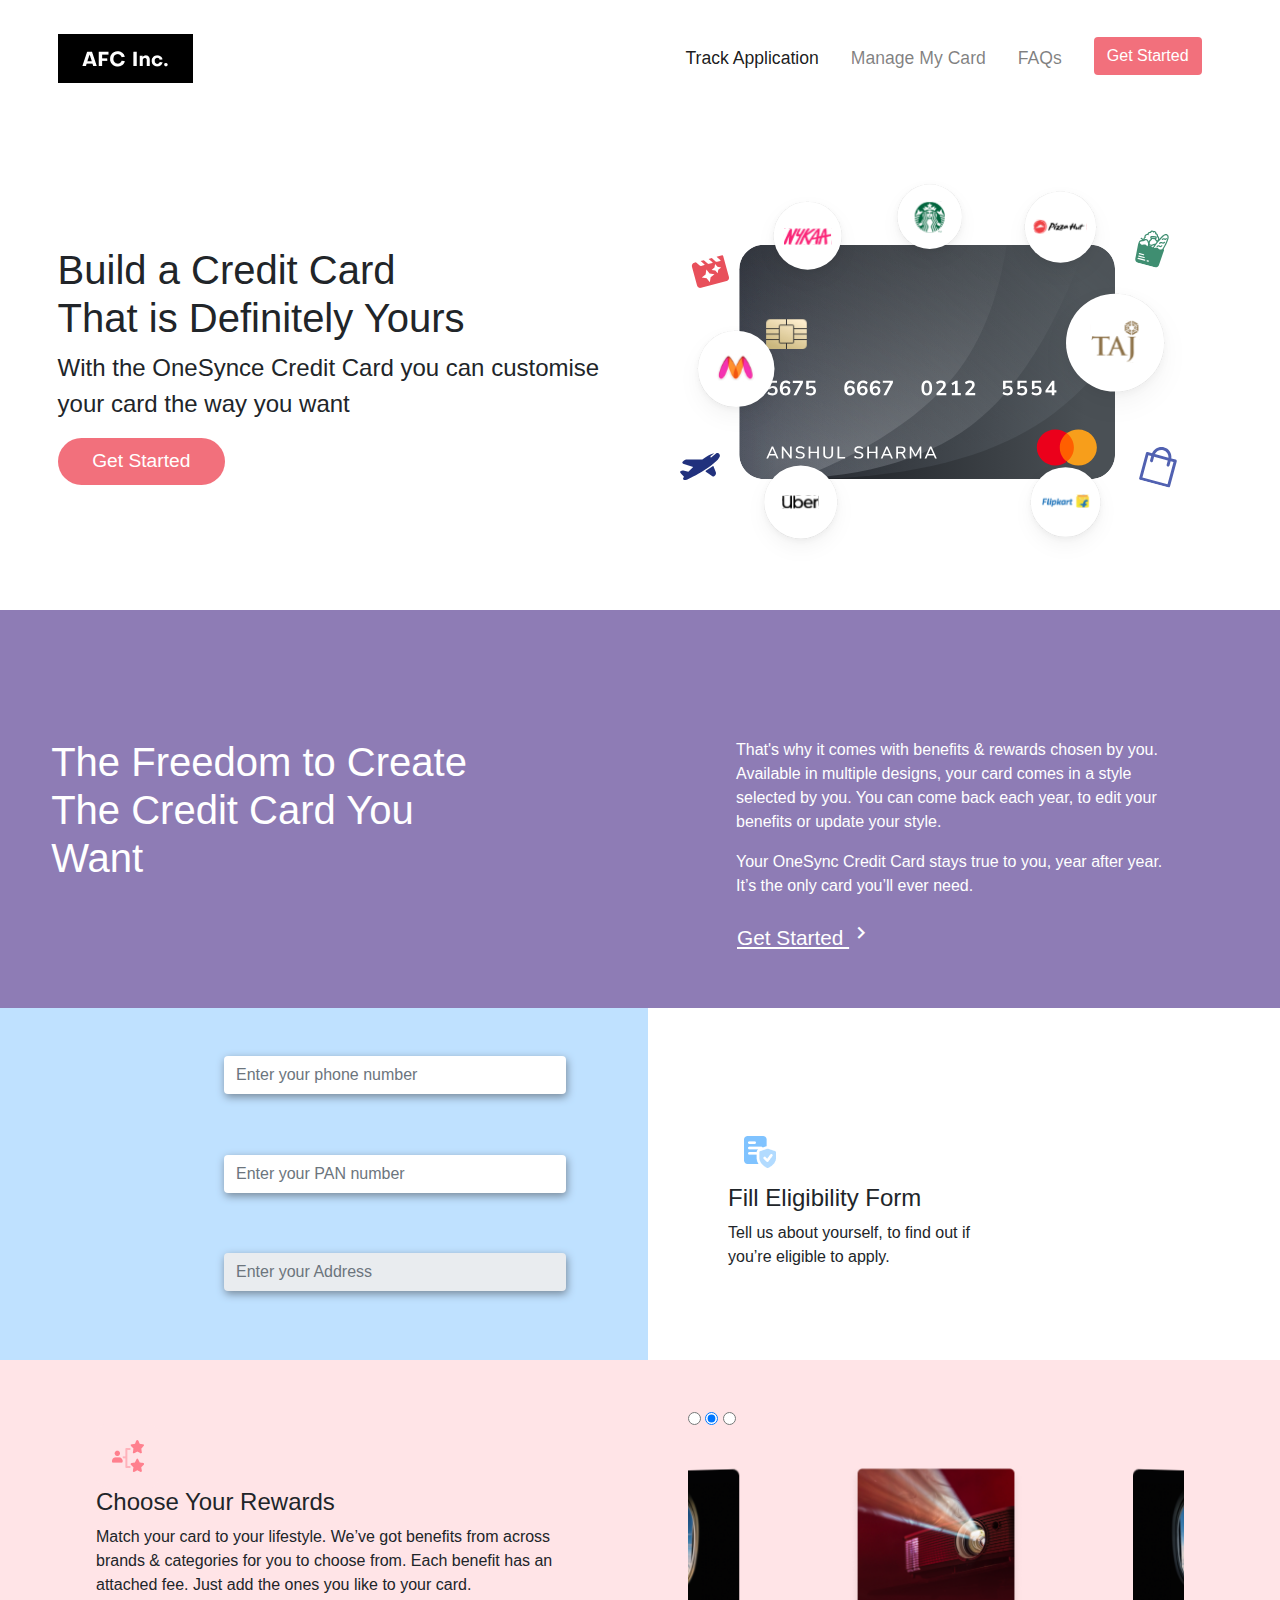
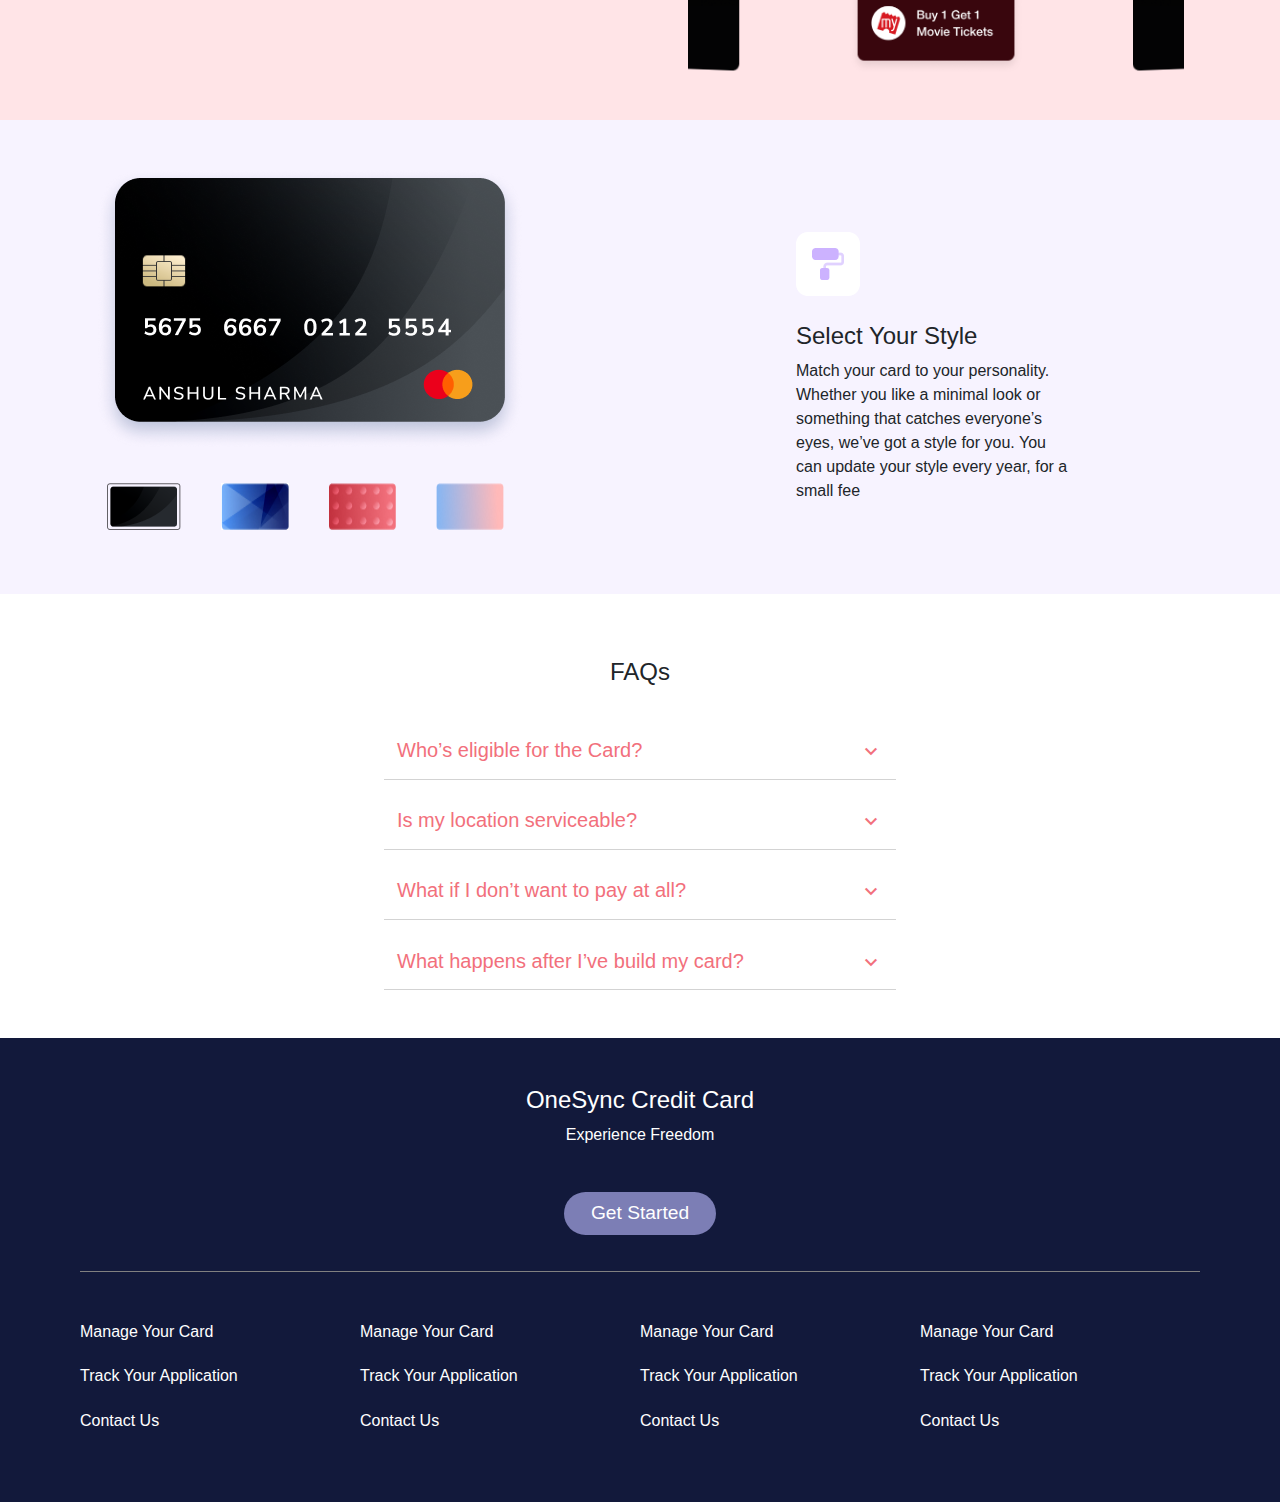
<file: Credit.html>
<!DOCTYPE html>
<html lang="en">
  <head>
    <meta charset="UTF-8" />
    <meta http-equiv="X-UA-Compatible" content="IE=edge" />
    <meta name="viewport" content="width=device-width, initial-scale=1.0" />
    <link
      rel="stylesheet"
      href="https://stackpath.bootstrapcdn.com/bootstrap/4.4.1/css/bootstrap.min.css"
      integrity="sha384-Vkoo8x4CGsO3+Hhxv8T/Q5PaXtkKtu6ug5TOeNV6gBiFeWPGFN9MuhOf23Q9Ifjh"
      crossorigin="anonymous"
    />
    <link
      href="https://fonts.googleapis.com/icon?family=Material+Icons"
      rel="stylesheet"
    />

    <link rel="stylesheet" href="Credit.css" />
    <title>Credit-Card</title>
  </head>
  <body>
    <div class="page"> 
        <!--It contains Navbar and the white portion before purple box  -->
       <div class="main">
         <!-- Navbar -->
        <nav class="navbar navbar-expand-lg navbar-light">
          <a class="navbar-brand" href="#"><img class="logo" src="logo.png" /></a>
          <button
          class="navbar-toggler"
          data-toggle="collapse"
          data-target="#navbarSupportedContent"
          >
          <span class="navbar-toggler-icon"></span>
          </button>

            <div class="collapse navbar-collapse" id="navbarSupportedContent">
              <ul class="navbar-nav text-center ml-auto nav-section">
                <li class="nav-item active">
                  <a class="nav-link mr-3" href="#"
                    >Track Application <span class="sr-only">(current)</span></a
                  >
                </li>
                <li class="nav-item mr-3">
                <a class="nav-link" href="#">Manage My Card</a>
                </li>
                <li class="nav-item mr-4">
                  <a class="nav-link" href="#">FAQs</a>
                </li>
                <li class="nav-item">
                  <button class="btn navbar-btn">Get Started</button>
                </li>
              </ul>
            </div>
      </nav>
      <!-- Heading & poster below Navbar -->
        <div class="main-poster d-flex">
          <div class="main-heading ml-3">
            <h1>Build a Credit Card <br />That is Definitely Yours</h1>
            <p class="main-content">
              With the OneSynce Credit Card you can customise your card the way
              you want
            </p>
            <button class="btn get-started-btn">Get Started</button>
          </div>
            <div class="poster-img">
              <img src="gif.svg" height="90%" width="100%" />
            </div>
         </div>
   </div>
   <!-- Purple portion -->
    <div class="purpleDiv d-flex">
      <div class="headingPurple">
        <h1 class="heading-purple">
          The Freedom to Create The Credit Card You Want
        </h1>
      </div>
      <div class="contentPurple mb-5">
        <p class="content-purple1">
          That's why it comes with benefits & rewards chosen by you. Available
          in multiple designs, your card comes in a style selected by you. You
          can come back each year, to edit your benefits or update your style.
        </p>
        <p class="content-purple2">
          Your OneSync Credit Card stays true to you, year after year. It’s the
          only card you’ll ever need.
        </p>
        <button class="btn pl-0" style="color: white; font-size: 1.3rem">
          <u> Get Started </u>
          <span class="material-icons" style="align-items: center">
            keyboard_arrow_right
          </span>
        </button>
      </div>
      <!-- purple portion mobile content -->
      <div class="purple-mobile-content">
        <p class="content-purple-mobile1">
          Build your own Credit Card that fits in your day to day lifestyle.
          First, choose your rewards and then select your card design.
        </p>
        <p class="content-purple-mobile2">
          Check if the card is available in your city
        </p>
        <div class="purple-mobile-search d-flex">
          <div class="purple-inside-select">
            <select class="custom-select mb-5">
              <option selected>Select City</option>
              <option value="1">Delhi</option>
              <option value="2">Mumbai</option>
              <option value="3">Noida</option>
            </select>
          </div>
          <div class="purple-inside-btn">
            <button class="purple-mobile-btn btn px-3">GO</button>
          </div>
        </div>
      </div>
    </div>
    <!-- sky bule color form -->
    <div class="form-box d-flex">
      <div class="creat-credit-card-heading-mobile">
        Create your own credit card in three easy steps
      </div>
      <div class="formDetail">
        <form>
          <div class="form-group">
            <input
              type="phone"
              class="form-control"
              placeholder="Enter your phone number"
            />
          </div>
          <div class="form-group">
            <input
              type="text"
              class="form-control"
              placeholder="Enter your PAN number"
            />
          </div>
          <div class="form-group">
            <fieldset disabled>
              <input
                type="text"
                class="form-control"
                placeholder="Enter your Address"
              />
            </fieldset>
          </div>
        </form>
        <img src="Animation.png" width="100%" />
      </div>
      <div class="formHeading">
        <img src="insurance 1.png" />
        <h4>Fill Eligibility Form</h4>
        <p class="form-content-pc">
          Tell us about yourself, to find out if <br />you’re eligible to apply.
        </p>
        <!-- form portion for mobile -->
        <div class="form-mobile">
          <p class="form-content-mobile">
            Please fill an application form to make sure you’re eligible for the
            card. You can fill this later as well
          </p>
          <button class="btn pl-0" style="color: black; font-size: 1.3rem">
            <u> Get Started </u>
            <span class="material-icons" style="align-items: center">
              keyboard_arrow_right
            </span>
          </button>
        </div>
      </div>
    </div>
    <!-- pink portion -->
    <div class="pink-box d-flex">
      <div class="pink-text-area-pc">
        <img src="networking 1.png" />
        <h4>Choose Your Rewards</h4>
        <p class="pink-reward-content-pc">
          Match your card to your lifestyle. We’ve got benefits from across
          brands & categories for you to choose from. Each benefit has an
          attached fee. Just add the ones you like to your card.
        </p>
        <p class="pink-reward-content-mobile">
          Choose rewards from brands and categories that fit in with your
          personality. Your card’s annual fee will based on the rewards you
          select.
        </p>
        <button
          class="btn pink-reward-btn-mobile pl-0"
          style="color: black; font-size: 1.3rem"
        >
          <u> Get Started </u>
          <span class="material-icons" style="align-items: center">
            keyboard_arrow_right
          </span>
        </button>
      </div>
      <div class="pink-slider-pc">
        <input type="radio" name="position" />
        <input type="radio" name="position" checked />
        <input type="radio" name="position" />

        <main id="carousel">
         
          <div class="item"><img src="1st offer.png" width="100%" /></div>
          <div class="item">
            <img src="offer.png" width="100%" />
          </div>
          <div class="item"><img src="1st offer.png" width="100%" /></div>
        </main>
      </div>
    </div>
    <!-- Selecting the card portion -->
    <div class="select-card-box d-flex">
      <div class="select-card-pc">
        <div
          id="carouselExampleIndicators"
          class="carousel slide"
          data-ride="carousel"
        >
          <ol class="carousel-indicators ml-0">
            <img
              src="carousel1.png"
              data-target="#carouselExampleIndicators"
              data-slide-to="0"
              class="active"
            />
            <img
              src="carousel2..jpg"
              data-target="#carouselExampleIndicators"
              data-slide-to="1"
            />
            <img
              src="carousel3.png"
              data-target="#carouselExampleIndicators"
              data-slide-to="2"
            />
            <img
              src="carousel4.png"
              data-target="#carouselExampleIndicators"
              data-slide-to="3"
            />
          </ol>
          <div class="carousel-inner">
            <div class="carousel-item card-carousel active">
              <img src="main.png" />
            </div>
            <div class="carousel-item card-carousel">
              <img src="main.png" alt="Second slide" />
            </div>
            <div class="carousel-item card-carousel">
              <img src="main.png" alt="Third slide" />
            </div>
            <div class="carousel-item card-carousel">
              <img src="main.png" alt="Fourth slide" />
            </div>
          </div>
        </div>
      </div>
      <div class="select-card-text-area-pc">
        <img src="paint-roller 1.png" />
        <h4>Select Your Style</h4>
        <p class="select-card-content-pc">
          Match your card to your personality. Whether you like a minimal look
          or something that catches everyone’s eyes, we’ve got a style for you.
          You can update your style every year, for a small fee
        </p>
        <p class="select-card-content-mobile">
          Whether you like a minimal look or something that catches everyone’s
          eyes. We have a Card design for you
        </p>
        <button
          class="btn select-card-btn-mobile pl-0"
          style="color: black; font-size: 1.3rem"
        >
          <u> Get Started </u>
          <span class="material-icons" style="align-items: center">
            keyboard_arrow_right
          </span>
        </button>
      </div>
    </div>
    <!-- Div which only appears on mobile device -->
    <div class="div-only-mobile">
      <div class="purpleDiv d-flex">
        <div class="headingPurple">
          <h1 class="heading-purple">
            Why the OneSync Card is the Best Choice for you?
          </h1>
        </div>
        <div class="contentPurple mb-5">
       
        </div>
        <div class="purple-mobile-content">
          <p class="content-purple-mobile1">
            You can create a Credit Card that fits all your needs on your own. Gone
            are the days when you had choose from premade credit cards with features
            that you did not need.
          </p>
          <p class="content-purple-mobile1">
            With the OneSync card you can save on all the things that you love to do
            with a unique personal touch
            
          </p>
          <button
          class="btn pink-reward-btn-mobile pl-0"
          style="color: white; font-size: 1.6rem"
        >
          <u> Get Started </u>
          <span class="material-icons" style="align-items: center">
            keyboard_arrow_right
          </span>
        </button>

          </div>
        </div>
      </div>
      
    </div>
    <!-- FAQs Section -->
    <div class="FAQs">
      <h4 class="FAQs-heading">FAQs</h4>
      <div class="FAQs-dropdown-list">
        <div class="FAQs-subHeading">
          <button
            class="navbar-toggler"
            data-toggle="collapse"
            data-target="#FAQsContent1"
          >
            Who’s eligible for the Card?
            <span class="material-icons" style="float: right">
              keyboard_arrow_down
            </span>
          </button>
          <p class="collapse navbar-collapse" id="FAQsContent1">
            If you’re between 23-60 years of age, have a monthly income of
            ₹25,000 or more, and have never defaulted on a credit card or loan
            payment, we’d encourage you to apply. However, your application will
            be declined if your location isn’t serviceable or if your credit
            score is low.
          </p>
        </div>
        <div class="FAQs-subHeading">
          <button
            class="navbar-toggler"
            data-toggle="collapse"
            data-target="#FAQsContent2"
          >
            Is my location serviceable?
            <span class="material-icons" style="float: right">
              keyboard_arrow_down
            </span>
          </button>
          <p class="collapse navbar-collapse" id="FAQsContent2">
            If you’re between 23-60 years of age, have a monthly income of
            ₹25,000 or more, and have never defaulted on a credit card or loan
            payment, we’d encourage you to apply. However, your application will
            be declined if your location isn’t serviceable or if your credit
            score is low.
          </p>
        </div>
        <div class="FAQs-subHeading">
          <button
            class="navbar-toggler"
            data-toggle="collapse"
            data-target="#FAQsContent3"
          >
            What if I don’t want to pay at all?
            <span class="material-icons" style="float: right">
              keyboard_arrow_down
            </span>
          </button>
          <p class="collapse navbar-collapse" id="FAQsContent3">
            If you’re between 23-60 years of age, have a monthly income of
            ₹25,000 or more, and have never defaulted on a credit card or loan
            payment, we’d encourage you to apply. However, your application will
            be declined if your location isn’t serviceable or if your credit
            score is low.
          </p>
        </div>
        <div class="FAQs-subHeading">
          <button
            class="navbar-toggler"
            data-toggle="collapse"
            data-target="#FAQsContent4"
          >
            What happens after I’ve build my card?
            <span class="material-icons" style="float: right">
              keyboard_arrow_down
            </span>
          </button>
          <p class="collapse navbar-collapse" id="FAQsContent4">
            If you’re between 23-60 years of age, have a monthly income of
            ₹25,000 or more, and have never defaulted on a credit card or loan
            payment, we’d encourage you to apply. However, your application will
            be declined if your location isn’t serviceable or if your credit
            score is low.
          </p>
        </div>
      </div>
    </div>
    <!-- Footer Section -->
    <div class="footer">
      <div class="upper-footer">
        <h4 class="footer-heading">OneSync Credit Card</h4>
        <p>Experience Freedom</p>
        <button class="btn footer-btn">Get Started</button>
      </div>
      <div class="lower-footer d-flex">
        <div class="footer-sec1">
          <li>Manage Your Card</li>
          <li>Track Your Application</li>
          <li>Contact Us</li>
        </div>
        <div class="footer-sec2">
          <li>Manage Your Card</li>
          <li>Track Your Application</li>
          <li>Contact Us</li>
        </div>
        <div class="footer-sec3">
          <li>Manage Your Card</li>
          <li>Track Your Application</li>
          <li>Contact Us</li>
        </div>
        <div class="footer-sec4">
          <li>Manage Your Card</li>
          <li>Track Your Application</li>
          <li>Contact Us</li>
        </div>
      </div>
    </div>
  </div>

  </body>
  <script
    src="https://code.jquery.com/jquery-3.2.1.slim.min.js"
    integrity="sha384-KJ3o2DKtIkvYIK3UENzmM7KCkRr/rE9/Qpg6aAZGJwFDMVNA/GpGFF93hXpG5KkN"
    crossorigin="anonymous"
  ></script>
  <script
    src="https://cdnjs.cloudflare.com/ajax/libs/popper.js/1.12.9/umd/popper.min.js"
    integrity="sha384-ApNbgh9B+Y1QKtv3Rn7W3mgPxhU9K/ScQsAP7hUibX39j7fakFPskvXusvfa0b4Q"
    crossorigin="anonymous"
  ></script>
  <script
    src="https://maxcdn.bootstrapcdn.com/bootstrap/4.0.0/js/bootstrap.min.js"
    integrity="sha384-JZR6Spejh4U02d8jOt6vLEHfe/JQGiRRSQQxSfFWpi1MquVdAyjUar5+76PVCmYl"
    crossorigin="anonymous"
  ></script>
</html>
</file>
<file: Credit.css>
* {
    margin: 0;
    padding: 0;
}
html {
 font-size: 100%;
}
.main {
    margin-left: 2.6rem;
    margin-top: 1.3rem;
    margin-right: 3.9rem;
}
.navbar-btn {
    background-color:#F2707C;
    color: white;
}
.nav-item {
    font-size: 1.1rem;
}


.main-poster {
    flex-direction: row;
    margin-top: 5rem;
}
.main-heading {
    flex: 1;
    margin-top: 70px;
}
.poster-img {
    flex: 1;
}
.get-started-btn {
    background-color: #F2707C;
    font-size: 1.2rem;
    color: white;
    border-radius: 30px;
    padding: 0.5rem 2.1rem;
}
.main-content {
    font-size: 1.5rem;
}
.purpleDiv {
    background-color:#8E7CB5;
    color: white;
    padding-left: 3.2rem;
    margin-top: 0;
    padding-top: 8rem;
    padding-right: 4.2rem;

}
.headingPurple {
    flex: 1;

}
.contentPurple {
    flex: 1;
    margin-left: 15rem;
    margin-right: 2rem;
 
}
.purple-mobile-content {
    display: none;
}
@media (max-width :991px) {
    html {
        font-size: 65%;
    }
    .logo {
        width: 9.4rem;
    }
    .main {
        margin-left: 1.2rem;
        margin-top: 0.7rem;
        margin-right: 1.6rem;
    }
    .main-heading {
        margin-top: 2rem;
    }
    .main-poster {
        flex-direction: column;
        text-align: center;
        margin-top: 0;
    }
    .purpleDiv {
        flex-direction: column;
        padding-top: 3rem;
        padding-left: 1.2rem;
    }
    .contentPurple {
        flex: 1;
        margin-left: 0;
        margin-right: 0;
     
    }
    .contentPurple {
        display: none;
    }
    .purple-mobile-content {
        display: block;
        font-size: 1.4rem;
        padding-top: 1rem;
    }
    .purple-mobile-btn {
        background-color:  #4E3F6B;
        border-radius: 3rem;
        color: white;
        font-size: 1.3rem;

    }
    .custom-select {
        flex: 3;
        width: 80%;
        padding: 0 1rem;
        margin-left: 1rem;
        border-radius: 2rem;
        font-size: 1.3rem;
    }
    .purple-inside-select {
        flex: 5;
    }
    .purple-inside-btn {
        flex: 1;
    }
}
.form-box {
    flex-direction: row;
}
.formDetail {
    flex: 1;
    background-color: #BFE1FF ;
    padding: 0.5rem 3rem;
    padding-top: 3rem;
}
.formHeading {
    flex: 1;
    padding-left: 5rem;
    padding-top: 7rem;
}
.form-control {
    width: 62%;
    margin-left: 11rem;
    border: none;
    box-shadow: 1px 3px 8px lightslategrey;


}
.form-group {
    margin-bottom: 3.8rem;
}
.creat-credit-card-heading-mobile {
    display: none;
}
.form-mobile {
       display: none; 
}
.formDetail>img {
    display: none;
}
@media (max-width : 991px) {
    .formDetail>form {
        display: none;
    }
    .formDetail>img {
        display: block;
    }
    .creat-credit-card-heading-mobile {
        display: block;
        font-size: 2.1rem;
        margin-bottom: 2.7rem;
    }
    .form-box {
        flex-direction: column;
        margin: 2rem;
    }
    .formHeading>img {
        display: none;
    }
    .formHeading {
        padding-top: 1rem;
        padding-left: 0;
    }
    .formHeading>h4 {
        margin-bottom: 2rem;
    }
    .form-mobile {
        display: block;
        font-size: 1.3rem;
    }
    .form-content-pc {
        display: none;
    }
}
.pink-box {
    flex-direction: row;
    background: #FFE4E7;
    padding: 3rem 6rem;
}
.pink-text-area-pc {
    flex: 1;
    padding-right: 6rem;
}
.pink-slider-pc {
    flex: 1;
}
.pink-text-area-pc>img {
    padding-top: 1rem;
}
.pink-reward-content-mobile {
    display: none;
}
.pink-reward-btn-mobile {
    display: none;
}
@media (max-width : 991px) {
    .pink-box {
        flex-direction: column-reverse;
        background: none;
        padding: 2rem;

    }
    .pink-slider-pc {
        background: #FFE4E7;

    }
    .pink-text-area-pc>img {
        display: none;
    } 
    .pink-text-area-pc>h4 {
    margin-top: 1rem;
    }
    .pink-text-area-pc>.pink-reward-content-pc {
        display: none;
    }
    .pink-reward-content-mobile {
        display: block;
        font-size: 1.3rem;
    }
    .pink-reward-btn-mobile {
        display: block;
    }
}

/* vvvvvvvvvvvvvvvvvvvvvvvvvvvvvvvvv */
.select-card-box {
    flex-direction: row;
    background:#F7F3FF;
    ;
    padding: 3rem 6rem;
}
.select-card-text-area-pc {
    flex: 1;
    padding-left: 17rem;
    padding-right: 7rem;
    padding-top: 3rem;
}
.select-card-text-area-pc>h4 {
    padding-top: 1.6rem;
}
.select-card-pc {
    flex: 1;
}
.select-card-text-area-pc>img {
    padding-top: 1rem;
}
.select-card-content-mobile {
    display: none;
}
.select-card-btn-mobile {
    display: none;
}
.card-carousel {
    margin-bottom: 6rem;
}
.card-carousel>img {
    height: 100%;
}
.above-card>h3 {
padding-right: 2rem;
}
.above-card {
    margin-bottom: 2rem;
}
.carousel-indicators>img {
margin-right: 2.5rem;
}
.carousel-indicators {
    padding-left: 6rem;
}

.div-only-mobile {
    display: none;
}
@media (max-width : 991px) {
    .select-card-box {
        flex-direction: column;
        background: none;
        padding: 2rem;

    }
    .select-card-pc {
        background: #F7F3FF;
        padding: 3rem;
        margin-left: 0;

    }
    .select-card-text-area-pc>img {
        display: none;
    } .select-card-text-area-pc>.select-card-content-pc {
        display: none;
    }
    .select-card-text-area-pc {
        padding: 0;
        margin-top: 2rem;
    }
    .select-card-content-mobile {
        display: block;
        font-size: 1.3rem;
    }
    .select-card-btn-mobile {
        display: block;
    }
    .carousel-indicators>img {
        width: 30%;
    }
   .card-carousel>img {
width: 100%;
   }
   .div-only-mobile {
       display: block;
   }
   
}

.FAQs-heading {
    text-align: center;
    margin-top: 4rem;
    margin-bottom: 3rem;
}
.FAQs-dropdown-list {
    margin: 0 30%;
    margin-bottom: 3rem;
}
.FAQs-subHeading {
    border-bottom: 1px solid lightgrey;
    margin-bottom: 1.6rem;
    padding-bottom: 0.6rem;
}
.FAQs-subHeading>button {
    width: 100%;
    color:#F2707C;
    text-align: left;

}
.navbar-collapse {
    font-size: 0.6rem;
}
@media (max-width : 991px) {
    .FAQs-dropdown-list {
        margin: 0 2rem;
        margin-bottom: 3rem;
    }
    .FAQs-heading {
        text-align: left;
        margin-left: 2rem;
        margin-top: 4rem;
        margin-bottom: 3rem;
        font-weight: 700;
    }
}
.footer {
    background: #12193B;
    color: white;
    padding: 3rem 5rem;

}
.upper-footer {
    text-align: center;
    padding-bottom: 2.2rem;
    border-bottom: 1px solid grey;

}
.footer-btn {
    background: #7C7EB5;
    font-size: 1.2rem;
    color: white;
    border-radius: 3rem;
    padding: 0.4rem 1.6rem;
    margin-top: 1.8rem;
}
.lower-footer {
    flex-direction: row;
    margin-top: 3rem;
}
.footer-sec1 {
    flex: 1;
    list-style-type: none;
}
.footer-sec2 {
    flex: 1;
    list-style-type: none;

}
.footer-sec3 {

    list-style-type: none;
    flex: 1;
}
.footer-sec4 {
    list-style-type: none;
    flex: 1;
}
.lower-footer>div>li {
    margin-bottom: 1.3rem;
}
@media (max-width : 991px) {
    .footer {
        padding: 2rem ;
    }
   
    .footer-sec2 {
        display: none;
    }
    .footer-sec3 {
        display: none;
    }
    .footer-sec4 {
        display: none;
    }
    
}
/* ///////////////////////////////////////////////////// */
main#carousel {
    grid-row: 1 / 2;
    grid-column: 1 / 8;
    width: 100%;
    height: 15rem;
    display: flex;
    align-items: center;
    justify-content: center;
    overflow: hidden;
    transform-style: preserve-3d;
    perspective: 600px;
    --items: 5;
    --middle: 3;
    --position: 1;
    pointer-events: none;
  }
  
  div.item {
    position: absolute;
    padding-top: 2rem;
    width: 11rem;
    height: 15rem;
    border-radius: 0.4rem;
  
    --r: calc(var(--position) - var(--offset));
    --abs: max(calc(var(--r) * -1), var(--r));
    transition: all 0.25s linear;
    transform: rotateY(calc(-10deg * var(--r)))
      translateX(calc(-300px * var(--r)));
    z-index: calc((var(--position) - var(--abs)));
  }
  
  div.item:nth-of-type(1) {
    --offset: 1;
  }
  div.item:nth-of-type(2) {
    --offset: 2;
  }
  div.item:nth-of-type(3) {
    --offset: 3;
  }
 
  
  input:nth-of-type(1) {
    grid-column: 2 / 3;
    grid-row: 2 / 3;
  }
  input:nth-of-type(1):checked ~ main#carousel {
    --position: 1;
  }
  
  input:nth-of-type(2) {
    grid-column: 3 / 4;
    grid-row: 2 / 3;
  }
  input:nth-of-type(2):checked ~ main#carousel {
    --position: 2;
  }
  
  input:nth-of-type(3) {
    grid-column: 4 /5;
    grid-row: 2 / 3;
  }
  input:nth-of-type(3):checked ~ main#carousel {
    --position: 3;
  }
</file>
